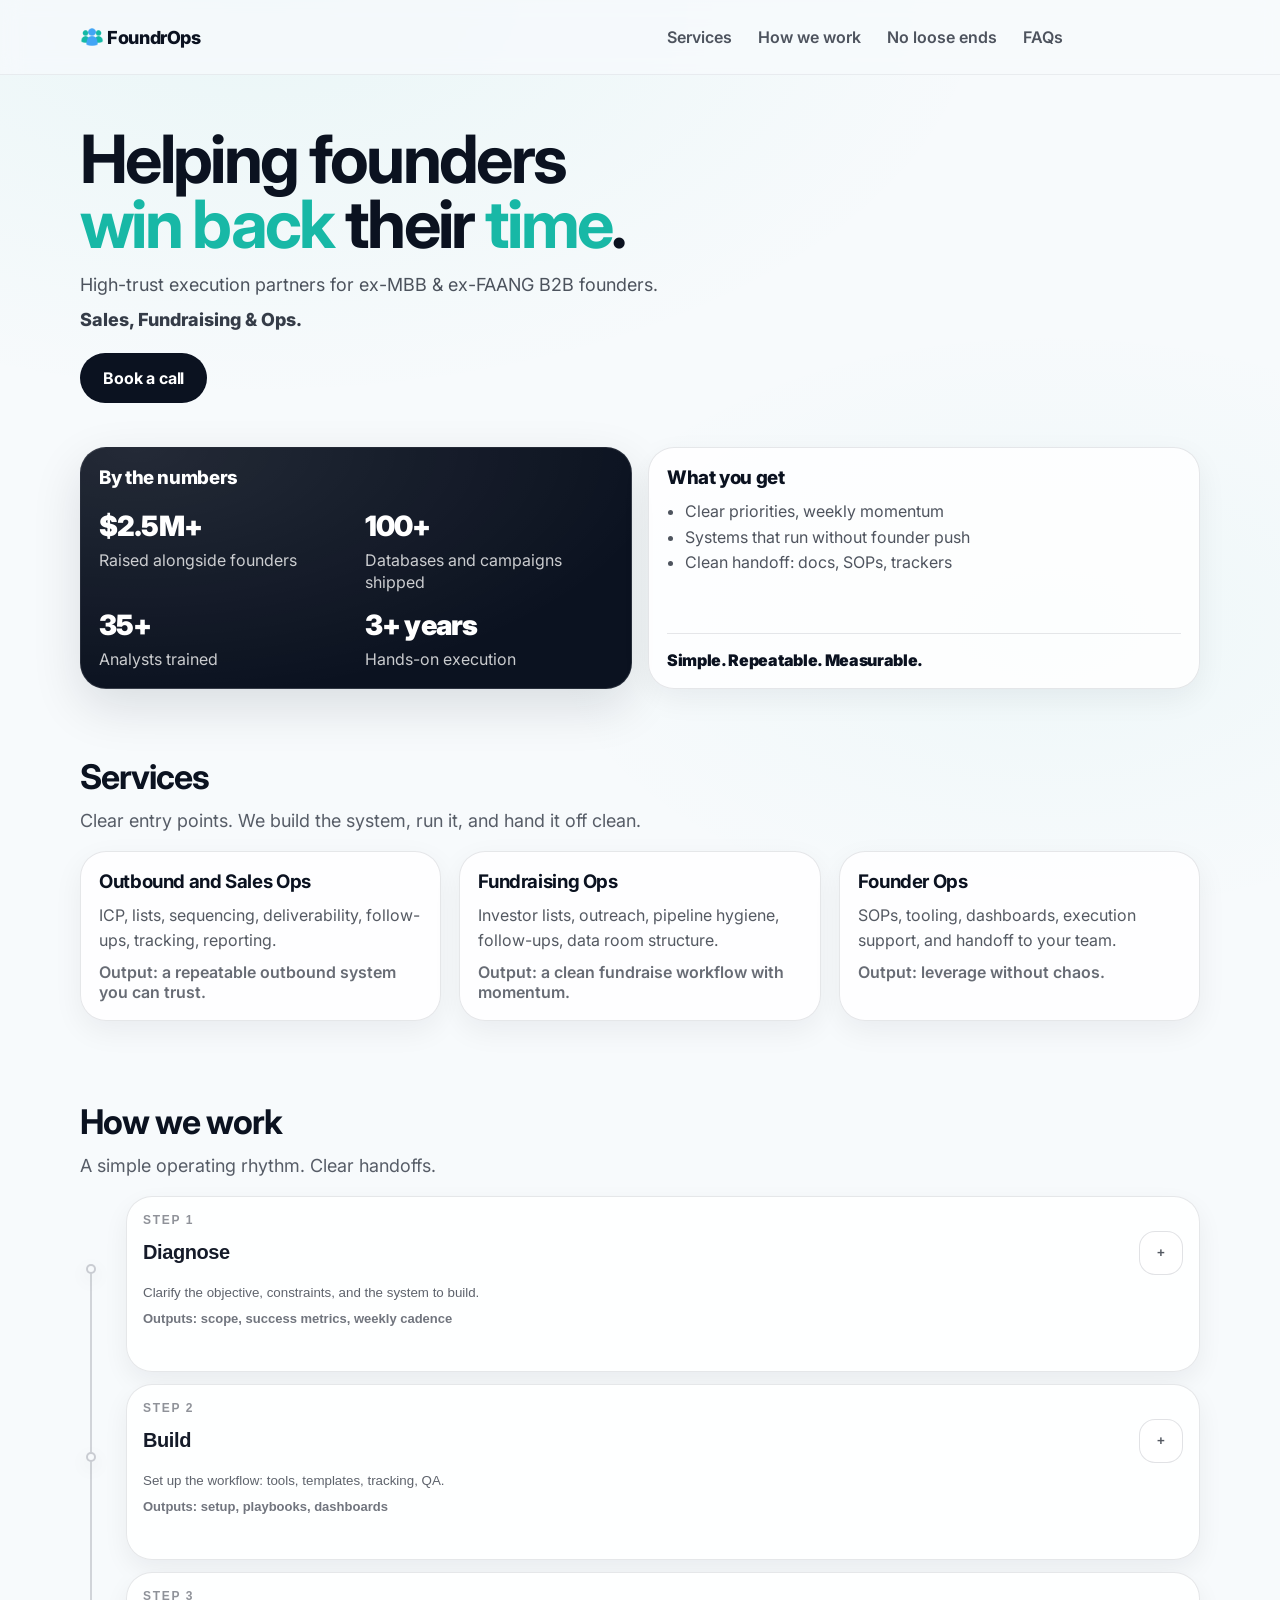
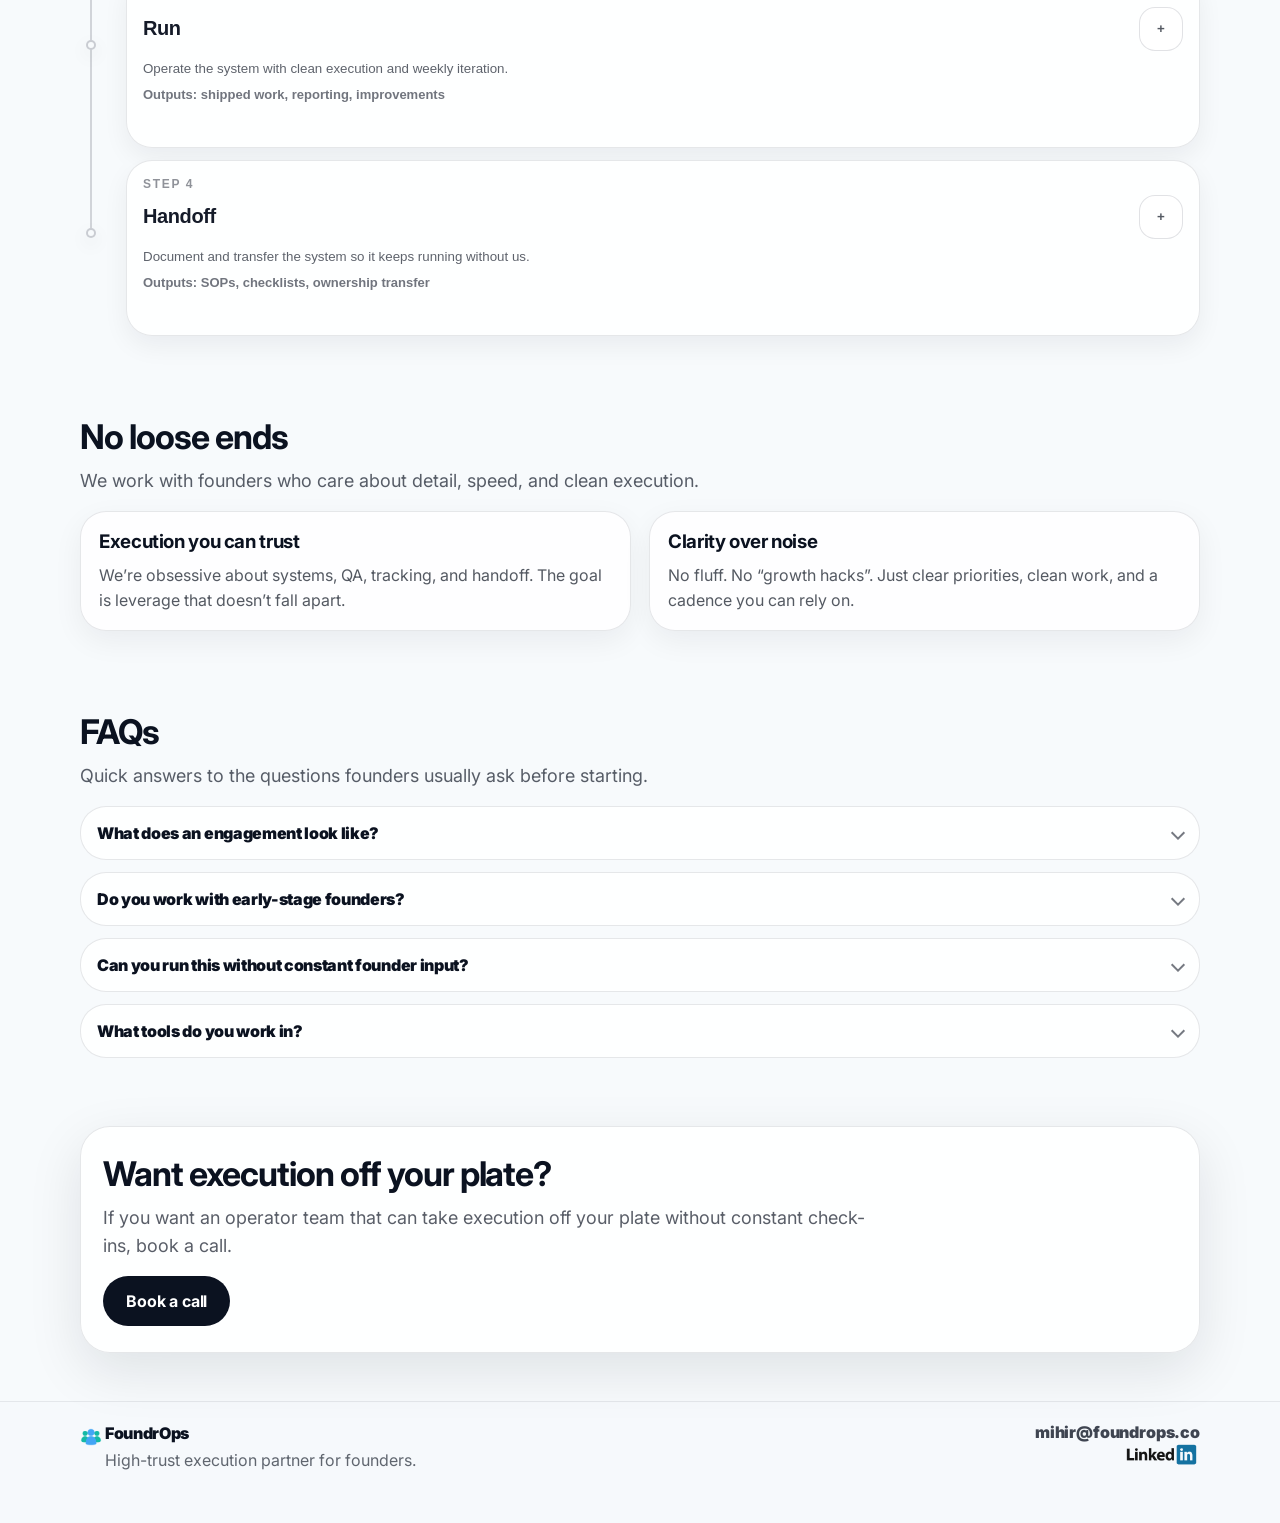
<file: public/index.html>
<!doctype html>
<html lang="en">
<head>
  <meta charset="utf-8" />
  <meta name="viewport" content="width=device-width, initial-scale=1" />
  <meta name="theme-color" content="#0B1220" />

  <title>FoundrOps | High-trust execution partners</title>
  <meta name="description" content="High-trust execution partners for ex-MBB & ex-FAANG B2B founders. Sales, Fundraising & Ops. Built, run, and handed off with clean documentation." />

  <script>
    document.documentElement.classList.add("js");
  </script>

  <link rel="icon" type="image/png" href="favicon.png" />
  <link rel="apple-touch-icon" href="apple-touch-icon.png" />

  <link rel="preload" href="styles.css" as="style" />
  <link rel="stylesheet" href="styles.css" />

  <link rel="preconnect" href="https://fonts.googleapis.com" />
  <link rel="preconnect" href="https://fonts.gstatic.com" crossorigin />
  <link rel="preload" as="style" href="https://fonts.googleapis.com/css2?family=Inter:wght@400;500;600;700;800&display=swap" />
  <link href="https://fonts.googleapis.com/css2?family=Inter:wght@400;500;600;700;800&display=swap" rel="stylesheet" />
</head>

<body>
  <a class="skip" href="#main">Skip to content</a>

  <header class="site-header" id="siteHeader">
    <div class="container header-inner">
      <a class="brand" href="#top" aria-label="FoundrOps home">
        <img src="group.png" alt="" class="brand-logo" width="22" height="22" loading="eager" />
        <span class="brand-name">FoundrOps</span>
      </a>

      <nav class="nav" aria-label="Primary">
        <a class="nav-link" href="#services">Services</a>
        <a class="nav-link" href="#how">How we work</a>
        <a class="nav-link" href="#proof">No loose ends</a>
        <a class="nav-link" href="#faq">FAQs</a>
      </nav>

      <a class="btn btn-primary header-cta" id="headerCta" href="https://calendly.com/mihir-foundrops/30min" target="_blank" rel="noopener">
        Book a call
      </a>

      <button class="nav-toggle" id="navToggle" aria-label="Open menu" aria-expanded="false" aria-controls="mobileNav">
        <span></span><span></span><span></span>
      </button>
    </div>

    <div class="mobile-nav" id="mobileNav" aria-hidden="true">
      <div class="mobile-nav-inner container">
        <a class="mobile-link" href="#services">Services</a>
        <a class="mobile-link" href="#how">How we work</a>
        <a class="mobile-link" href="#proof">No loose ends</a>
        <a class="mobile-link" href="#faq">FAQs</a>

        <a class="btn btn-primary mobile-cta" href="https://calendly.com/mihir-foundrops/30min" target="_blank" rel="noopener">
          Book a call
        </a>
      </div>
    </div>
  </header>

  <main id="main">
    <!-- HERO -->
    <section class="hero" id="top">
      <div class="container">
        <div class="hero-top reveal">
          <div class="hero-copy">
            <h1 class="hero-title">
              Helping founders <span class="accent nowrap">win back</span> their <span class="accent">time</span>.
            </h1>

            <p class="hero-sub">
              High-trust execution partners for ex-MBB &amp; ex-FAANG B2B founders.
            </p>
            <p class="hero-sub hero-sub-strong">
              Sales, Fundraising &amp; Ops.
            </p>

            <div class="hero-actions" id="heroCtaBlock">
              <a class="btn btn-primary btn-lg" id="heroCta" href="https://calendly.com/mihir-foundrops/30min" target="_blank" rel="noopener">
                Book a call
              </a>
            </div>
          </div>
        </div>

        <div class="hero-cards reveal">
          <article class="card sheen">
            <h3 class="card-title">By the numbers</h3>
            <div class="stats">
              <div class="stat">
                <div class="stat-num">$2.5M+</div>
                <div class="stat-label">Raised alongside founders</div>
              </div>
              <div class="stat">
                <div class="stat-num">100+</div>
                <div class="stat-label">Databases and campaigns shipped</div>
              </div>
              <div class="stat">
                <div class="stat-num">35+</div>
                <div class="stat-label">Analysts trained</div>
              </div>
              <div class="stat">
                <div class="stat-num">3+ years</div>
                <div class="stat-label">Hands-on execution</div>
              </div>
            </div>
          </article>

          <article class="card sheen card-get">
            <h3 class="card-title">What you get</h3>
            <ul class="bullets">
              <li>Clear priorities, weekly momentum</li>
              <li>Systems that run without founder push</li>
              <li>Clean handoff: docs, SOPs, trackers</li>
            </ul>
            <div class="tagline">Simple. Repeatable. Measurable.</div>
          </article>
        </div>
      </div>
    </section>

    <!-- SERVICES -->
    <section class="section reveal" id="services">
      <div class="container">
        <div class="section-head">
          <h2>Services</h2>
          <p>Clear entry points. We build the system, run it, and hand it off clean.</p>
        </div>

        <div class="grid-3">
          <article class="card sheen">
            <h3>Outbound and Sales Ops</h3>
            <p>ICP, lists, sequencing, deliverability, follow-ups, tracking, reporting.</p>
            <div class="mini">Output: a repeatable outbound system you can trust.</div>
          </article>

          <article class="card sheen">
            <h3>Fundraising Ops</h3>
            <p>Investor lists, outreach, pipeline hygiene, follow-ups, data room structure.</p>
            <div class="mini">Output: a clean fundraise workflow with momentum.</div>
          </article>

          <article class="card sheen">
            <h3>Founder Ops</h3>
            <p>SOPs, tooling, dashboards, execution support, and handoff to your team.</p>
            <div class="mini">Output: leverage without chaos.</div>
          </article>
        </div>
      </div>
    </section>

    <!-- HOW WE WORK -->
    <section class="section reveal" id="how">
      <div class="container">
        <div class="section-head">
          <h2>How we work</h2>
          <p>A simple operating rhythm. Clear handoffs.</p>
        </div>

        <div class="work">
          <div class="work-rail" aria-hidden="true">
            <div class="rail-track" id="railTrack"></div>
            <div class="rail-fill" id="railFill"></div>
            <div class="rail-dots" id="railDots"></div>
          </div>

          <div class="work-steps" id="workSteps">
            <article class="step-card sheen" data-step="0">
              <button class="step-trigger" id="stepBtn0" type="button" aria-expanded="false" aria-controls="stepPanel0">
                <div class="step-meta">STEP 1</div>
                <div class="step-row">
                  <div class="step-title">Diagnose</div>
                  <div class="step-icon" aria-hidden="true">+</div>
                </div>
                <div class="step-sub">Clarify the objective, constraints, and the system to build.</div>
                <div class="step-out">Outputs: scope, success metrics, weekly cadence</div>
              </button>

              <div class="step-panel" id="stepPanel0" role="region" aria-labelledby="stepBtn0" aria-hidden="true">
                <div class="step-panel-inner">
                  <ul class="bullets tight">
                    <li>Clarify priorities and what “done” looks like</li>
                    <li>Map the workflow, tools, and handoffs</li>
                    <li>Agree weekly cadence and reporting format</li>
                  </ul>
                </div>
              </div>
            </article>

            <article class="step-card sheen" data-step="1">
              <button class="step-trigger" id="stepBtn1" type="button" aria-expanded="false" aria-controls="stepPanel1">
                <div class="step-meta">STEP 2</div>
                <div class="step-row">
                  <div class="step-title">Build</div>
                  <div class="step-icon" aria-hidden="true">+</div>
                </div>
                <div class="step-sub">Set up the workflow: tools, templates, tracking, QA.</div>
                <div class="step-out">Outputs: setup, playbooks, dashboards</div>
              </button>

              <div class="step-panel" id="stepPanel1" role="region" aria-labelledby="stepBtn1" aria-hidden="true">
                <div class="step-panel-inner">
                  <ul class="bullets tight">
                    <li>Set up tooling and clean structure</li>
                    <li>Create templates, checklists, trackers</li>
                    <li>Install QA so execution stays consistent</li>
                  </ul>
                </div>
              </div>
            </article>

            <article class="step-card sheen" data-step="2">
              <button class="step-trigger" id="stepBtn2" type="button" aria-expanded="false" aria-controls="stepPanel2">
                <div class="step-meta">STEP 3</div>
                <div class="step-row">
                  <div class="step-title">Run</div>
                  <div class="step-icon" aria-hidden="true">+</div>
                </div>
                <div class="step-sub">Operate the system with clean execution and weekly iteration.</div>
                <div class="step-out">Outputs: shipped work, reporting, improvements</div>
              </button>

              <div class="step-panel" id="stepPanel2" role="region" aria-labelledby="stepBtn2" aria-hidden="true">
                <div class="step-panel-inner">
                  <ul class="bullets tight">
                    <li>Execute weekly with speed and consistency</li>
                    <li>Track outcomes and tighten the loop</li>
                    <li>Improve what matters, cut what doesn’t</li>
                  </ul>
                </div>
              </div>
            </article>

            <article class="step-card sheen" data-step="3">
              <button class="step-trigger" id="stepBtn3" type="button" aria-expanded="false" aria-controls="stepPanel3">
                <div class="step-meta">STEP 4</div>
                <div class="step-row">
                  <div class="step-title">Handoff</div>
                  <div class="step-icon" aria-hidden="true">+</div>
                </div>
                <div class="step-sub">Document and transfer the system so it keeps running without us.</div>
                <div class="step-out">Outputs: SOPs, checklists, ownership transfer</div>
              </button>

              <div class="step-panel" id="stepPanel3" role="region" aria-labelledby="stepBtn3" aria-hidden="true">
                <div class="step-panel-inner">
                  <ul class="bullets tight">
                    <li>Document the system end-to-end</li>
                    <li>Transfer ownership with clear standards</li>
                    <li>Leave behind a workflow your team can run</li>
                  </ul>
                </div>
              </div>
            </article>
          </div>
        </div>
      </div>
    </section>

    <!-- PROOF -->
    <section class="section reveal" id="proof">
      <div class="container">
        <div class="section-head">
          <h2>No loose ends</h2>
          <p>We work with founders who care about detail, speed, and clean execution.</p>
        </div>

        <div class="grid-2">
          <article class="card sheen">
            <h3>Execution you can trust</h3>
            <p>We’re obsessive about systems, QA, tracking, and handoff. The goal is leverage that doesn’t fall apart.</p>
          </article>

          <article class="card sheen">
            <h3>Clarity over noise</h3>
            <p>No fluff. No “growth hacks”. Just clear priorities, clean work, and a cadence you can rely on.</p>
          </article>
        </div>
      </div>
    </section>

    <!-- FAQs -->
    <section class="section reveal" id="faq">
      <div class="container">
        <div class="section-head">
          <h2>FAQs</h2>
          <p>Quick answers to the questions founders usually ask before starting.</p>
        </div>

        <div class="faq" id="faqList">
          <details class="faq-item sheen">
            <summary>
              <span>What does an engagement look like?</span>
              <span class="chev" aria-hidden="true"></span>
            </summary>
            <div class="faq-body">
              We start with a fast diagnose, align on outputs, then build and run weekly. Once stable, we document and hand off.
            </div>
          </details>

          <details class="faq-item sheen">
            <summary>
              <span>Do you work with early-stage founders?</span>
              <span class="chev" aria-hidden="true"></span>
            </summary>
            <div class="faq-body">
              Yes, if the founder values systems and consistency. We’re a fit when you want repeatable execution, not experiments for experiments’ sake.
            </div>
          </details>

          <details class="faq-item sheen">
            <summary>
              <span>Can you run this without constant founder input?</span>
              <span class="chev" aria-hidden="true"></span>
            </summary>
            <div class="faq-body">
              That’s the point. We set up structure, reporting, and QA so the work moves with minimal check-ins.
            </div>
          </details>

          <details class="faq-item sheen">
            <summary>
              <span>What tools do you work in?</span>
              <span class="chev" aria-hidden="true"></span>
            </summary>
            <div class="faq-body">
              Whatever your stack is. We typically operate across CRM, email tooling, spreadsheets, docs, and lightweight automation.
            </div>
          </details>
        </div>
      </div>
    </section>

    <!-- CTA -->
    <section class="cta reveal" id="cta">
      <div class="container">
        <div class="cta-card sheen" id="ctaBlock">
          <h2>Want execution off your plate?</h2>
          <p>If you want an operator team that can take execution off your plate without constant check-ins, book a call.</p>
          <div class="cta-actions">
            <a class="btn btn-primary btn-lg" href="https://calendly.com/mihir-foundrops/30min" target="_blank" rel="noopener">
              Book a call
            </a>
          </div>
        </div>
      </div>
    </section>

    <!-- FOOTER -->
    <footer class="footer">
      <div class="container footer-inner">
        <div class="footer-brand">
          <img src="group.png" alt="" class="footer-logo" width="22" height="22" loading="lazy" />
          <div class="footer-text">
            <div class="footer-name">FoundrOps</div>
            <div class="footer-sub">High-trust execution partner for founders.</div>
          </div>
        </div>

        <div class="footer-links">
          <a class="footer-link" href="mailto:mihir@foundrops.co">mihir@foundrops.co</a>
          <a class="footer-linkedin" href="https://www.linkedin.com/in/makwana-mihir/" target="_blank" rel="noopener" aria-label="LinkedIn">
            <img src="linkedin.png" alt="LinkedIn" width="77" height="77" loading="lazy" />
          </a>
        </div>
      </div>
    </footer>
  </main>

  <script src="script.js" defer></script>
</body>
</html>
</file>
<file: public/styles.css>
:root{
  --bg: #F7FAFC;
  --ink: #0B1220;
  --stroke: rgba(15, 23, 42, 0.12);
  --shadow2: 0 18px 50px rgba(11,18,32,0.12);
  --accent: #18B8A6;
  --accent2:#0FA69A;
  --radius2: 26px;

  --rail-x: 10px;
  --rail-w: 2px;
}

*{ box-sizing: border-box; }
html{ scroll-behavior: smooth; }
body{
  margin:0;
  font-family: Inter, system-ui, -apple-system, Segoe UI, Roboto, Arial, sans-serif;
  color: var(--ink);
  background:
    radial-gradient(1200px 650px at 20% 0%, rgba(24,184,166,0.06) 0%, rgba(24,184,166,0.00) 62%),
    radial-gradient(900px 520px at 82% 20%, rgba(24,184,166,0.04) 0%, rgba(24,184,166,0.00) 58%),
    var(--bg);
  -webkit-font-smoothing: antialiased;
  -moz-osx-font-smoothing: grayscale;
}

a{ color: inherit; text-decoration: none; }
ul{ margin:0; padding-left: 18px; }
p{ margin:0; }

.container{
  width: min(1120px, calc(100% - 40px));
  margin: 0 auto;
}

/* Remove iOS tap highlight (fixes grey flash on mobile) */
a, button, summary{
  -webkit-tap-highlight-color: transparent;
}

/* Keep keyboard focus nice, remove ugly tap focus boxes */
button:focus{ outline: none; }
summary:focus{ outline: none; }
button:focus-visible, summary:focus-visible, a:focus-visible{
  outline: 3px solid rgba(24,184,166,0.35);
  outline-offset: 3px;
  border-radius: 14px;
}

.skip{
  position:absolute;
  left:-9999px;
  top: 12px;
  background: #fff;
  border: 1px solid var(--stroke);
  padding: 10px 14px;
  border-radius: 12px;
}
.skip:focus{ left: 12px; z-index: 9999; }

/* Reveal animation: enabled only when JS adds .js */
.js .reveal{
  opacity: 0;
  transform: translateY(12px);
}
.js .reveal.is-revealed{
  opacity: 1;
  transform: translateY(0);
}
.reveal{
  transition: opacity .38s ease, transform .38s ease;
  will-change: opacity, transform;
}

/* Header */
.site-header{
  position: sticky;
  top: 0;
  z-index: 50;
  background: rgba(247,250,252,0.72);
  backdrop-filter: blur(10px);
  border-bottom: 1px solid rgba(15,23,42,0.06);
}
.header-inner{
  display:flex;
  align-items:center;
  gap: 18px;
  padding: 14px 0;
}
.brand{
  display:flex;
  align-items:center;
  gap: 3px;              /* tighter header logo ↔ name */
  min-width: 160px;
}
.brand-logo{ width: 24px; height: 24px; border-radius: 8px; }
.brand-name{ font-weight: 800; letter-spacing: -0.02em; font-size: 18px; }

.nav{
  margin-left: auto;
  display:flex;
  align-items:center;
  justify-content:flex-end;
  gap: 26px;
}
.nav-link{
  font-weight: 600;
  color: rgba(11,18,32,0.72);
  padding: 8px 0;
}
.nav-link:hover{ color: rgba(11,18,32,0.95); }

.btn{
  display:inline-flex;
  align-items:center;
  justify-content:center;
  border-radius: 999px;
  padding: 12px 18px;
  border: 1px solid rgba(15,23,42,0.12);
  background: transparent;
  font-weight: 700;
  letter-spacing: -0.01em;
  transition: transform .18s ease, box-shadow .18s ease, background .18s ease, opacity .18s ease;
  white-space: nowrap;
}
.btn:hover{ transform: translateY(-1px); box-shadow: 0 12px 30px rgba(11,18,32,0.10); }
.btn:active{ transform: translateY(0); box-shadow: none; }

.btn-primary{
  background: linear-gradient(180deg, #0B1220, #0B1220);
  border-color: rgba(11,18,32,0.16);
  color: #fff;
}
.btn-lg{ padding: 14px 22px; font-size: 16px; }

.header-cta{
  opacity: 0;
  pointer-events: none;
  transform: translateY(-2px);
}
.header-cta.is-visible{
  opacity: 1;
  pointer-events: auto;
  transform: translateY(0);
}

.nav-toggle{
  display:none;
  margin-left: 6px;
  width: 44px;
  height: 40px;
  border-radius: 999px;
  border: 1px solid rgba(15,23,42,0.12);
  background: rgba(255,255,255,0.70);
  align-items:center;
  justify-content:center;
  cursor:pointer;
  gap: 4px;
  flex-direction: column;
}
.nav-toggle span{
  display:block;
  width: 22px;
  height: 2px;
  border-radius: 2px;
  background: rgba(11,18,32,0.82);
}

.mobile-nav{
  display:none;
  border-top: 1px solid rgba(15,23,42,0.08);
  background: rgba(247,250,252,0.92);
  backdrop-filter: blur(10px);
}
.mobile-nav[aria-hidden="false"]{ display:block; }
.mobile-nav-inner{
  padding: 12px 0 18px;
  display:flex;
  flex-direction: column;
  gap: 10px;
}
.mobile-link{
  padding: 12px 6px;
  font-weight: 700;
  color: rgba(11,18,32,0.80);
  border-radius: 12px;
}
.mobile-link:hover{ background: rgba(15,23,42,0.04); }
.mobile-cta{ margin-top: 8px; }

/* Hero */
.hero{ padding: 44px 0 22px; }
.hero-copy{ max-width: 900px; }
.hero-title{
  font-size: clamp(44px, 5.2vw, 74px);
  line-height: 0.98;
  letter-spacing: -0.04em;
  margin: 0 0 14px;
  text-wrap: balance;
}
.accent{ color: var(--accent); }
.nowrap{ white-space: nowrap; }
.hero-sub{
  margin-top: 10px;
  color: rgba(11,18,32,0.72);
  font-size: 18px;
  line-height: 1.5;
  max-width: 64ch;
}
.hero-sub-strong{
  margin-top: 8px;
  font-weight: 800;
  color: rgba(11,18,32,0.82);
}
.hero-actions{ margin-top: 20px; }

/* 2x more space between Book a call and cards below */
.hero-cards{
  margin-top: 44px;
  display:grid;
  grid-template-columns: 1fr;
  gap: 16px;
}

/* Sections */
.section{ padding: 40px 0; }
.section-head{ margin-bottom: 16px; }
.section-head h2{
  font-size: 34px;
  letter-spacing: -0.03em;
  margin:0 0 10px;
}
.section-head p{
  color: rgba(11,18,32,0.68);
  font-size: 18px;
  line-height: 1.55;
  max-width: 72ch;
}

.grid-3{
  display:grid;
  grid-template-columns: 1fr;
  gap: 18px;
}
.grid-2{
  display:grid;
  grid-template-columns: 1fr;
  gap: 18px;
}

/* Cards */
.card{
  position: relative;
  display:flex;
  flex-direction: column;
  border-radius: var(--radius2);
  border: 1px solid rgba(15,23,42,0.10);
  background: rgba(255,255,255,0.82);
  box-shadow: 0 10px 30px rgba(11,18,32,0.06);
  padding: 18px 18px;
  overflow:hidden;
}
.card-title{
  margin: 0 0 10px;
  font-weight: 800;
  letter-spacing: -0.02em;
}
.card h3{ margin: 0 0 10px; letter-spacing: -0.02em; }
.card p{ color: rgba(11,18,32,0.70); line-height: 1.55; }

.stats{
  display:grid;
  grid-template-columns: 1fr 1fr;
  gap: 14px 18px;
  margin-top: 10px;
}
.stat-num{ font-size: 28px; font-weight: 900; letter-spacing: -0.03em; }
.stat-label{ margin-top: 6px; color: rgba(255,255,255,0.78); line-height: 1.4; }

.hero .card:first-child{
  background: radial-gradient(900px 420px at 10% 0%, rgba(255,255,255,0.10), rgba(255,255,255,0.00) 60%), #0B1220;
  border-color: rgba(255,255,255,0.10);
  box-shadow: var(--shadow2);
  color: #fff;
}
.hero .card:first-child .card-title{ color:#fff; }
.hero .card:first-child .stat-num{ color:#fff; }
.hero .card:first-child .stat-label{ color: rgba(255,255,255,0.78); }

.bullets{ color: rgba(11,18,32,0.72); line-height: 1.6; }
.bullets.tight{ line-height: 1.55; }

.mini{
  margin-top: 10px;
  color: rgba(11,18,32,0.62);
  font-weight: 600;
}

/* “What you get” */
.card-get .tagline{ margin-top: auto; }
.tagline{
  margin-top: auto;
  padding-top: 16px;
  border-top: 1px solid rgba(15,23,42,0.10);
  font-weight: 900;
  letter-spacing: -0.02em;
}

/* How we work */
.work{
  display:grid;
  grid-template-columns: 28px 1fr;
  gap: 18px;
  align-items: start;
  margin-top: 14px;
}
.work-rail{ position: relative; min-height: 260px; }
.rail-track, .rail-fill{
  position:absolute;
  left: var(--rail-x);
  width: var(--rail-w);
  border-radius: 999px;
}
.rail-track{ background: rgba(15,23,42,0.16); }
.rail-fill{
  background: var(--accent);
  box-shadow: 0 0 0 6px rgba(24,184,166,0.10);
  transform-origin: top;
  transform: scaleY(0);
  will-change: transform;
  transition: transform .26s cubic-bezier(.2,.8,.2,1);
}
.rail-dots{ position:absolute; inset: 0; }

/* FIXED: dots are perfectly centered on the rail and opaque (rail won't show through) */
.rail-dot{
  position:absolute;

  /* Center dot on the centerline of the rail */
  left: calc(var(--rail-x) + (var(--rail-w) / 2) - 5px);

  width: 10px;
  height: 10px;
  border-radius: 999px;

  /* Opaque fill so the rail is not visible through the dot */
  background: var(--bg);

  /* Clean outline */
  border: 2px solid rgba(15,23,42,0.20);

  box-shadow: 0 6px 18px rgba(11,18,32,0.10);
  transform: translateY(-50%);
  transition: transform .18s ease, background .18s ease, border-color .18s ease;
}

.rail-dot.is-active{
  background: var(--accent);
  border-color: rgba(247,250,252,1);
  transform: translateY(-50%) scale(1.18);
}

.work-steps{ display:flex; flex-direction: column; gap: 12px; }

.step-card{
  position: relative;
  border-radius: var(--radius2);
  border: 1px solid rgba(15,23,42,0.10);
  background: rgba(255,255,255,0.86);
  box-shadow: 0 10px 26px rgba(11,18,32,0.06);
  overflow:hidden;
}
.step-trigger{
  width:100%;
  text-align:left;
  background: transparent;
  border: 0;
  padding: 16px 16px;
  cursor: pointer;
  color: inherit;
}
.step-meta{
  font-size: 12px;
  letter-spacing: 0.14em;
  color: rgba(11,18,32,0.46);
  font-weight: 800;
}
.step-row{
  display:flex;
  align-items:center;
  justify-content: space-between;
  gap: 12px;
  margin-top: 4px;
}

/* Force desktop-like color everywhere (fixes mobile blue titles) */
.step-title{
  font-size: 20px;
  font-weight: 900;
  letter-spacing: -0.02em;
  color: rgba(11,18,32,0.96) !important;
}

.step-icon{
  width: 44px;
  height: 44px;
  border-radius: 16px;
  border: 1px solid rgba(15,23,42,0.12);
  display:flex;
  align-items:center;
  justify-content:center;
  font-weight: 900;
  color: rgba(11,18,32,0.70);
  background: rgba(255,255,255,0.70);
  transition: transform .18s ease, background .18s ease;
}
.step-sub{
  margin-top: 8px;
  color: rgba(11,18,32,0.66);
  line-height: 1.5;
  max-height: 64px;
  overflow:hidden;
  transition: max-height .30s ease, opacity .22s ease;
}
.step-out{
  margin-top: 8px;
  color: rgba(11,18,32,0.58);
  font-weight: 700;
  font-size: 13px;
}

.step-card[data-open="true"] .step-sub{
  max-height: 0;
  opacity: 0;
}
.step-card[data-open="true"] .step-icon{
  background: rgba(24,184,166,0.10);
  color: var(--accent2);
  border-color: rgba(24,184,166,0.22);
}

.step-panel{
  display: grid;
  grid-template-rows: 0fr;
  opacity: 0;
  border-top: 1px solid transparent;
  transition: grid-template-rows .30s cubic-bezier(.2,.8,.2,1), opacity .18s ease, border-color .18s ease;
}
.step-panel > .step-panel-inner{
  overflow: hidden;
  padding: 12px 16px 16px;
}
.step-panel.is-open{
  grid-template-rows: 1fr;
  opacity: 1;
  border-top-color: rgba(15,23,42,0.10);
}

/* FAQs */
.faq{ display:flex; flex-direction: column; gap: 12px; min-height: 260px; }
.faq-item{
  position: relative;
  border-radius: var(--radius2);
  border: 1px solid rgba(15,23,42,0.10);
  background: rgba(255,255,255,0.86);
  overflow:hidden;
}
.faq-item summary{
  list-style: none;
  cursor:pointer;
  padding: 16px 16px;
  font-weight: 900;
  letter-spacing: -0.02em;
  display:flex;
  align-items:center;
  justify-content: space-between;
  gap: 12px;
}
.faq-item summary::-webkit-details-marker{ display:none; }
.chev{
  width: 10px;
  height: 10px;
  border-right: 2px solid rgba(11,18,32,0.56);
  border-bottom: 2px solid rgba(11,18,32,0.56);
  transform: rotate(45deg);
  transition: transform .18s ease;
  margin-left: 8px;
}
.faq-item[open] .chev{ transform: rotate(-135deg); }
.faq-body{
  padding: 0 16px 16px;
  color: rgba(11,18,32,0.70);
  line-height: 1.6;
}
@keyframes faq-body-in{
  from{ opacity:0; transform:translateY(-5px); }
  to{ opacity:1; transform:translateY(0); }
}
.faq-item[open] .faq-body{
  animation: faq-body-in 0.22s ease;
}

/* CTA */
.cta{ padding: 20px 0 48px; }
.cta-card{
  position: relative;
  border-radius: 30px;
  border: 1px solid rgba(15,23,42,0.10);
  background: rgba(255,255,255,0.88);
  box-shadow: 0 18px 54px rgba(11,18,32,0.10);
  padding: 26px 22px;
  overflow: hidden;
}
.cta-card h2{
  margin:0 0 10px;
  font-size: 34px;
  letter-spacing: -0.03em;
}
.cta-card p{
  color: rgba(11,18,32,0.68);
  font-size: 18px;
  line-height: 1.55;
  max-width: 70ch;
}
.cta-actions{ margin-top: 16px; }

/* Footer */
.footer{
  padding: 22px 0 30px;
  border-top: 1px solid rgba(15,23,42,0.08);
  background: rgba(247,250,252,0.70);
}

.footer-inner{
  display:flex;
  align-items:flex-start;
  justify-content: space-between;
  gap: 18px;
}

/* Footer left: logo + name tighter */
.footer-brand{
  display:flex;
  align-items:flex-start;
  gap: 3px;                 /* tighter footer logo ↔ name */
}

.footer-logo{
  width: 22px;
  height: 22px;
  border-radius: 8px;
  flex: 0 0 auto;
  margin-top: 2px;
}

.footer-text{
  display:flex;
  flex-direction: column;
}

.footer-name{
  font-weight: 900;
  letter-spacing: -0.02em;
  line-height: 1.15;
}

.footer-sub{
  margin-top: 6px;
  color: rgba(11,18,32,0.64);
  line-height: 1.5;
  max-width: 34ch;
}

/* Footer right: email + LinkedIn ultra tight */
.footer-links{
  display:flex;
  flex-direction: column;
  align-items:flex-end;
  gap: 0px;
}

.footer-link{
  font-weight: 900;
  letter-spacing: -0.01em;
  color: rgba(11,18,32,0.78);
  line-height: 1.05;
  margin: 0;
  padding: 0;
}
.footer-link:hover{ color: rgba(11,18,32,0.95); }

.footer-linkedin{
  display: inline-flex;
  align-items: center;
  justify-content: flex-end;
  margin-top: -25px;
  padding: 0;
}

.footer-linkedin img{
  width: 77px;
  height: 77px;
  display:block;
  opacity: 0.92;
}
.footer-linkedin:hover img{ opacity: 1; }

/* Sheen */
.sheen{ position: relative; }
.sheen::before{
  content:"";
  position:absolute;
  inset:-1px;
  background: radial-gradient(180px circle at var(--mx, 50%) var(--my, 50%),
    rgba(24,184,166,0.10),
    rgba(24,184,166,0.00) 62%);
  opacity: 0;
  transition: opacity .18s ease;
  pointer-events:none;
}
@media (pointer: fine){
  .sheen:hover::before{ opacity: 1; }
}
@media (pointer: coarse){
  .sheen::before{ display:none; }
}

/* Responsive */
@media (min-width: 820px){
  .hero{ padding: 52px 0 26px; }
  .hero-cards{
    grid-template-columns: 1fr 1fr;
    gap: 16px;
    margin-top: 44px;
  }
  .grid-3{ grid-template-columns: 1fr 1fr 1fr; gap: 18px; }
  .grid-2{ grid-template-columns: 1fr 1fr; gap: 18px; }
}

@media (max-width: 860px){
  .nav{ display:none; }
  .nav-toggle{ display:flex; margin-left:auto; }
  .header-cta{ display:none; }

  .footer-inner{ flex-direction: column; }
  .footer-links{ align-items:flex-start; }
}

@media (max-width: 520px){
  .hero{ padding: 40px 0 18px; }
  .hero-actions{ margin-top: 18px; }
  .hero-cards{ margin-top: 52px; }
  .section{ padding: 34px 0; }
  .cta{ padding: 34px 0 40px; }
  .section-head h2{ font-size: 30px; }
  .hero-sub{ font-size: 17px; }
  .step-title{ font-size: 19px; }

  .work{ grid-template-columns: 1fr; }
  .work-rail{ display:none; }

  .footer-links{
    align-items:flex-start;
    gap: 0px;
  }
}

/* Reduced motion */
@media (prefers-reduced-motion: reduce){
  html{ scroll-behavior: auto; }
  .btn, .rail-dot, .step-panel, .step-sub, .chev, .rail-fill, .reveal{
    transition: none !important;
  }
}
</file>
